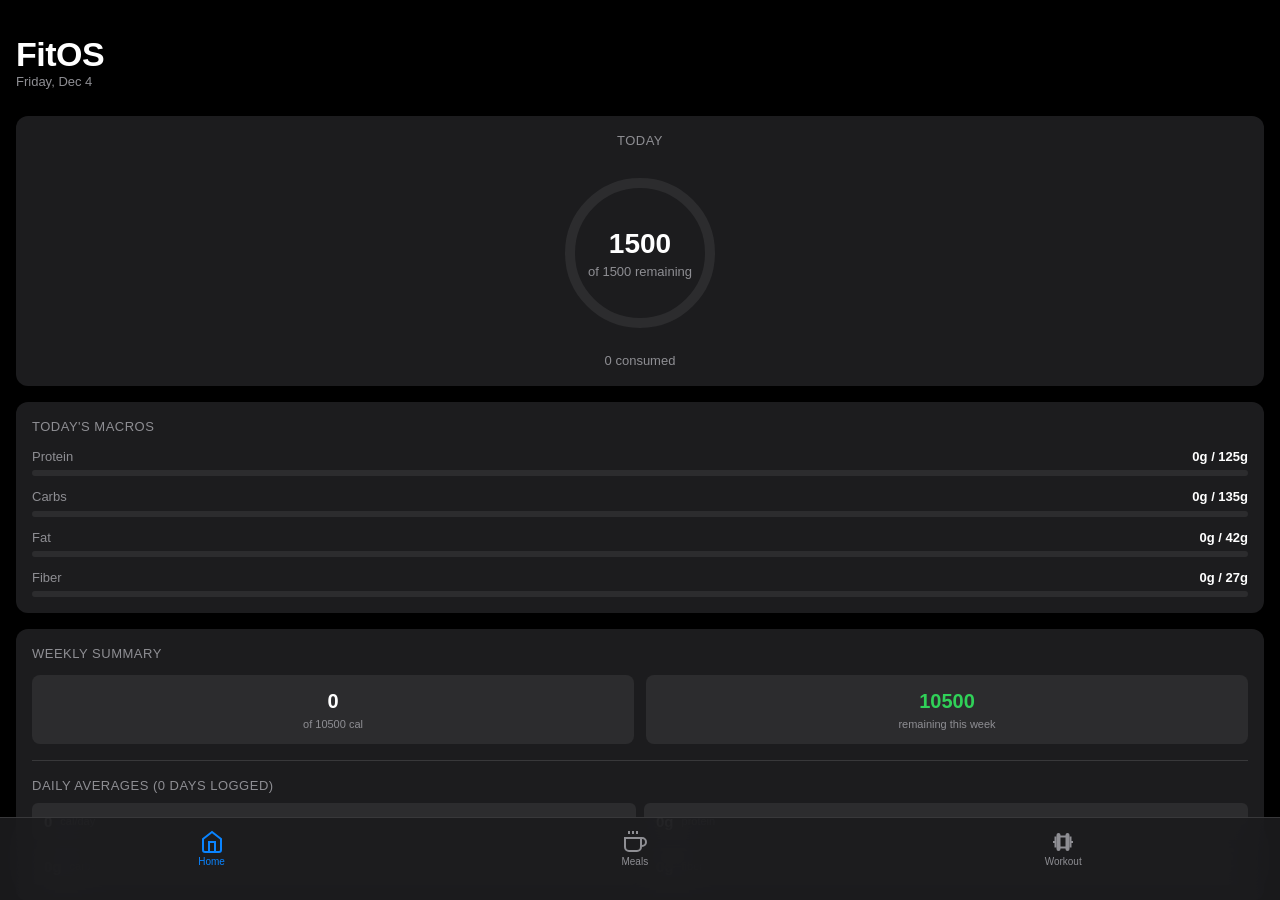
<file: index.html>
<!DOCTYPE html>
<html lang="en">
<head>
  <meta charset="UTF-8">
  <meta name="viewport" content="width=device-width, initial-scale=1.0, viewport-fit=cover, user-scalable=no">
  <meta name="apple-mobile-web-app-capable" content="yes">
  <meta name="apple-mobile-web-app-status-bar-style" content="black-translucent">
  <meta name="theme-color" content="#000000">
  <title>FitOS</title>
  <link rel="manifest" href="manifest.json">
  <link rel="apple-touch-icon" href="icons/icon-192.png">
  <link rel="stylesheet" href="css/design-system.css">
  <link rel="stylesheet" href="css/components.css">
  <link rel="stylesheet" href="css/pages.css">
</head>
<body>
  <div id="app">
    <div class="status-bar-spacer"></div>
    <main id="page-container"></main>

    <!-- Bottom Navigation - 3 Tabs -->
    <nav id="bottom-nav" class="bottom-nav">
      <button class="nav-item active" data-page="home">
        <svg class="nav-icon" viewBox="0 0 24 24" fill="none" stroke="currentColor" stroke-width="2">
          <path d="M3 9l9-7 9 7v11a2 2 0 0 1-2 2H5a2 2 0 0 1-2-2z"/>
          <polyline points="9 22 9 12 15 12 15 22"/>
        </svg>
        <span>Home</span>
      </button>
      <button class="nav-item" data-page="meals">
        <svg class="nav-icon" viewBox="0 0 24 24" fill="none" stroke="currentColor" stroke-width="2">
          <path d="M18 8h1a4 4 0 0 1 0 8h-1"/>
          <path d="M2 8h16v9a4 4 0 0 1-4 4H6a4 4 0 0 1-4-4V8z"/>
          <line x1="6" y1="1" x2="6" y2="4"/>
          <line x1="10" y1="1" x2="10" y2="4"/>
          <line x1="14" y1="1" x2="14" y2="4"/>
        </svg>
        <span>Meals</span>
      </button>
      <button class="nav-item" data-page="workout">
        <svg class="nav-icon" viewBox="0 0 24 24" fill="none" stroke="currentColor" stroke-width="2">
          <path d="M6.5 6.5h11M6.5 17.5h11M2 12h2m16 0h2M4.5 6.5v11M19.5 6.5v11"/>
          <rect x="6.5" y="4" width="2" height="16" rx="1"/>
          <rect x="15.5" y="4" width="2" height="16" rx="1"/>
        </svg>
        <span>Workout</span>
      </button>
    </nav>
  </div>

  <div id="modal-container"></div>
  <div id="toast-container"></div>

  <script type="module" src="js/app.js"></script>
</body>
</html>
</file>
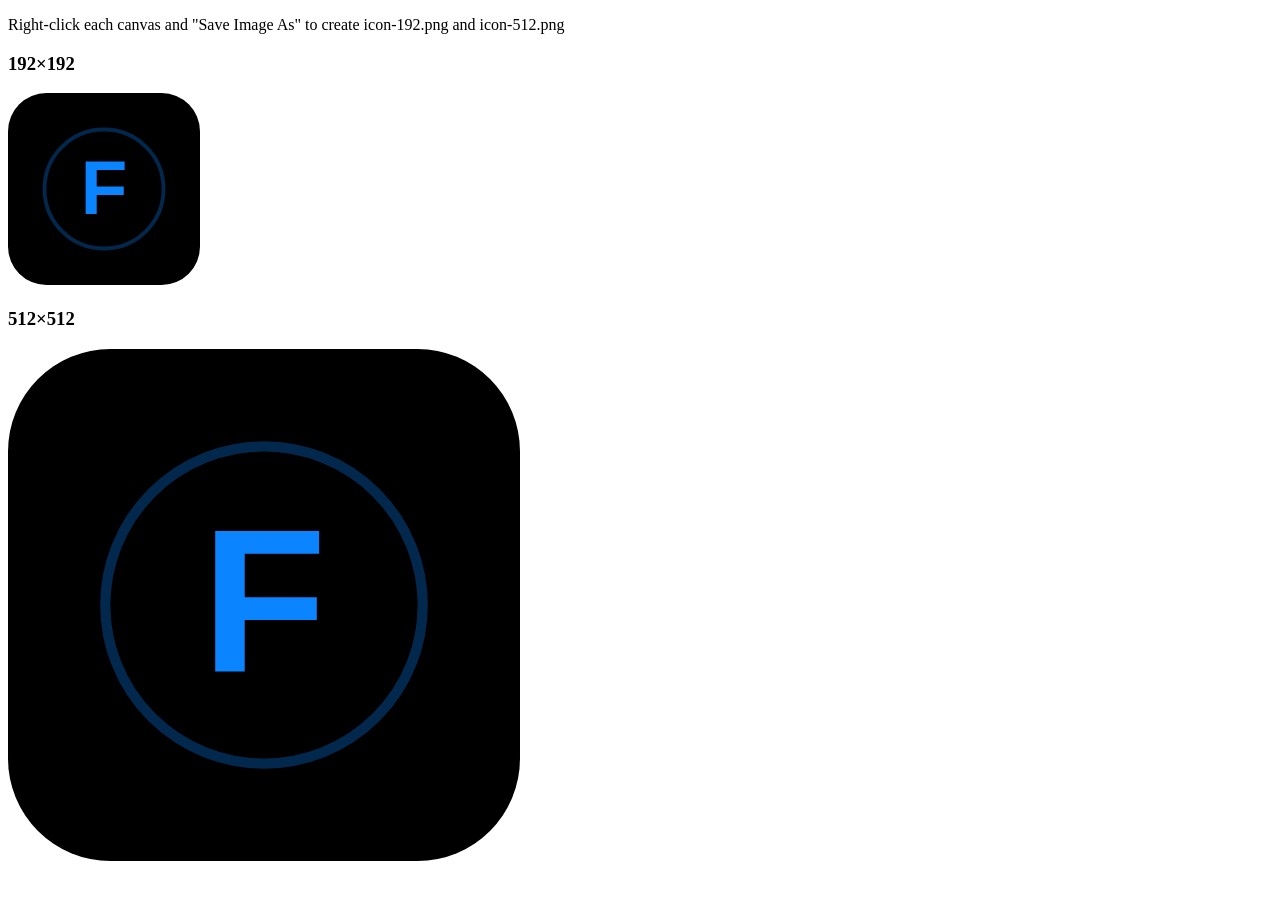
<file: icons/generate-icons.html>
<!DOCTYPE html>
<html>
<head><title>Generate Icons</title></head>
<body>
<p>Right-click each canvas and "Save Image As" to create icon-192.png and icon-512.png</p>
<h3>192×192</h3>
<canvas id="c192" width="192" height="192"></canvas>
<h3>512×512</h3>
<canvas id="c512" width="512" height="512"></canvas>
<script>
function drawIcon(canvas) {
  const ctx = canvas.getContext('2d');
  const s = canvas.width;
  const r = s * 0.2;
  
  // Background
  ctx.fillStyle = '#000';
  ctx.beginPath();
  ctx.roundRect(0, 0, s, s, r);
  ctx.fill();
  
  // Circle
  ctx.strokeStyle = 'rgba(10, 132, 255, 0.3)';
  ctx.lineWidth = s * 0.02;
  ctx.beginPath();
  ctx.arc(s/2, s/2, s * 0.31, 0, Math.PI * 2);
  ctx.stroke();
  
  // Letter
  ctx.fillStyle = '#0A84FF';
  ctx.font = `bold ${s * 0.4}px -apple-system, sans-serif`;
  ctx.textAlign = 'center';
  ctx.textBaseline = 'middle';
  ctx.fillText('F', s/2, s/2 + s*0.02);
}
drawIcon(document.getElementById('c192'));
drawIcon(document.getElementById('c512'));
</script>
</body>
</html>
</file>
<file: css/design-system.css>
/* ============================================
   FitOS Design System
   Apple HIG-inspired, Dark Mode First
   ============================================ */

:root {
  /* Accent Color */
  --accent: #0A84FF;
  --accent-dim: rgba(10, 132, 255, 0.15);
  --accent-hover: #409CFF;

  /* Dark Mode Colors (Default) */
  --bg-primary: #000000;
  --bg-secondary: #1C1C1E;
  --bg-tertiary: #2C2C2E;
  --bg-elevated: #1C1C1E;
  --bg-card: #1C1C1E;

  --text-primary: #FFFFFF;
  --text-secondary: #8E8E93;
  --text-tertiary: #48484A;
  --text-inverse: #000000;

  --border: #38383A;
  --separator: #38383A;

  --success: #30D158;
  --warning: #FFD60A;
  --danger: #FF453A;
  --info: #64D2FF;

  /* Spacing Scale */
  --space-xs: 4px;
  --space-sm: 8px;
  --space-md: 12px;
  --space-lg: 16px;
  --space-xl: 20px;
  --space-2xl: 24px;
  --space-3xl: 32px;
  --space-4xl: 40px;

  /* Typography */
  --font: -apple-system, BlinkMacSystemFont, 'SF Pro Display', 'Segoe UI', Roboto, sans-serif;
  --font-mono: 'SF Mono', 'Menlo', 'Monaco', monospace;

  --text-xs: 11px;
  --text-sm: 13px;
  --text-base: 15px;
  --text-lg: 17px;
  --text-xl: 20px;
  --text-2xl: 24px;
  --text-3xl: 28px;
  --text-4xl: 34px;

  --weight-regular: 400;
  --weight-medium: 500;
  --weight-semibold: 600;
  --weight-bold: 700;

  /* Border Radius */
  --radius-sm: 8px;
  --radius-md: 12px;
  --radius-lg: 16px;
  --radius-xl: 20px;
  --radius-full: 9999px;

  /* Shadows */
  --shadow-sm: 0 1px 3px rgba(0, 0, 0, 0.3);
  --shadow-md: 0 4px 12px rgba(0, 0, 0, 0.4);
  --shadow-lg: 0 8px 24px rgba(0, 0, 0, 0.5);

  /* Transitions */
  --transition-fast: 150ms ease;
  --transition-base: 250ms ease;
  --transition-slow: 350ms ease;

  /* Layout */
  --nav-height: 83px;
  --status-bar: env(safe-area-inset-top, 44px);
  --bottom-safe: env(safe-area-inset-bottom, 34px);
  --page-padding: 16px;
}

/* Light Mode Override */
[data-theme="light"] {
  --bg-primary: #F2F2F7;
  --bg-secondary: #FFFFFF;
  --bg-tertiary: #E5E5EA;
  --bg-elevated: #FFFFFF;
  --bg-card: #FFFFFF;

  --text-primary: #000000;
  --text-secondary: #6C6C70;
  --text-tertiary: #AEAEB2;
  --text-inverse: #FFFFFF;

  --border: #D1D1D6;
  --separator: #C6C6C8;

  --shadow-sm: 0 1px 3px rgba(0, 0, 0, 0.08);
  --shadow-md: 0 4px 12px rgba(0, 0, 0, 0.1);
  --shadow-lg: 0 8px 24px rgba(0, 0, 0, 0.15);
}

/* ============================================
   Reset & Base
   ============================================ */

*, *::before, *::after {
  box-sizing: border-box;
  margin: 0;
  padding: 0;
}

html {
  font-size: 16px;
  -webkit-text-size-adjust: 100%;
  -webkit-tap-highlight-color: transparent;
}

body {
  font-family: var(--font);
  font-size: var(--text-base);
  color: var(--text-primary);
  background: var(--bg-primary);
  line-height: 1.4;
  overflow: hidden;
  position: fixed;
  width: 100%;
  height: 100%;
  -webkit-font-smoothing: antialiased;
  -moz-osx-font-smoothing: grayscale;
}

#app {
  display: flex;
  flex-direction: column;
  height: 100%;
  width: 100%;
  overflow: hidden;
}

.status-bar-spacer {
  height: var(--status-bar);
  min-height: 20px;
  flex-shrink: 0;
}

#page-container {
  flex: 1;
  overflow-y: auto;
  overflow-x: hidden;
  -webkit-overflow-scrolling: touch;
  padding-bottom: var(--nav-height);
}

/* Scrollbar */
#page-container::-webkit-scrollbar {
  display: none;
}

/* ============================================
   Typography Utilities
   ============================================ */

.title-large {
  font-size: var(--text-4xl);
  font-weight: var(--weight-bold);
  letter-spacing: -0.5px;
  line-height: 1.1;
}

.title {
  font-size: var(--text-2xl);
  font-weight: var(--weight-bold);
  letter-spacing: -0.3px;
}

.headline {
  font-size: var(--text-lg);
  font-weight: var(--weight-semibold);
}

.subheadline {
  font-size: var(--text-sm);
  font-weight: var(--weight-medium);
  color: var(--text-secondary);
  text-transform: uppercase;
  letter-spacing: 0.5px;
}

.body {
  font-size: var(--text-base);
  font-weight: var(--weight-regular);
}

.caption {
  font-size: var(--text-sm);
  color: var(--text-secondary);
}

.mono {
  font-family: var(--font-mono);
}

/* ============================================
   Layout Utilities
   ============================================ */

.page {
  padding: var(--page-padding);
  padding-top: var(--space-lg);
  min-height: 100%;
}

.page-header {
  margin-bottom: var(--space-2xl);
}

.section {
  margin-bottom: var(--space-2xl);
}

.section-header {
  display: flex;
  justify-content: space-between;
  align-items: center;
  margin-bottom: var(--space-md);
}

.grid-2 {
  display: grid;
  grid-template-columns: 1fr 1fr;
  gap: var(--space-md);
}

.grid-3 {
  display: grid;
  grid-template-columns: 1fr 1fr 1fr;
  gap: var(--space-md);
}

.flex-row {
  display: flex;
  align-items: center;
  gap: var(--space-md);
}

.flex-col {
  display: flex;
  flex-direction: column;
  gap: var(--space-md);
}

.flex-between {
  display: flex;
  justify-content: space-between;
  align-items: center;
}

.gap-sm { gap: var(--space-sm); }
.gap-md { gap: var(--space-md); }
.gap-lg { gap: var(--space-lg); }

/* ============================================
   Animation
   ============================================ */

@keyframes fadeIn {
  from { opacity: 0; }
  to { opacity: 1; }
}

@keyframes slideUp {
  from { transform: translateY(20px); opacity: 0; }
  to { transform: translateY(0); opacity: 1; }
}

@keyframes slideDown {
  from { transform: translateY(-20px); opacity: 0; }
  to { transform: translateY(0); opacity: 1; }
}

@keyframes scaleIn {
  from { transform: scale(0.95); opacity: 0; }
  to { transform: scale(1); opacity: 1; }
}

.animate-fade { animation: fadeIn var(--transition-base) forwards; }
.animate-slide-up { animation: slideUp var(--transition-base) forwards; }
.animate-scale { animation: scaleIn var(--transition-fast) forwards; }
</file>
<file: css/components.css>
/* ============================================
   Component Styles
   ============================================ */

/* Bottom Navigation */
.bottom-nav {
  position: fixed;
  bottom: 0;
  left: 0;
  right: 0;
  display: flex;
  justify-content: space-around;
  align-items: flex-start;
  padding: 8px 0 var(--bottom-safe);
  background: rgba(28, 28, 30, 0.92);
  backdrop-filter: blur(20px);
  -webkit-backdrop-filter: blur(20px);
  border-top: 0.5px solid var(--border);
  z-index: 100;
  height: var(--nav-height);
}

[data-theme="light"] .bottom-nav {
  background: rgba(255, 255, 255, 0.92);
}

.nav-item {
  display: flex;
  flex-direction: column;
  align-items: center;
  gap: 2px;
  padding: 4px 12px;
  background: none;
  border: none;
  color: var(--text-secondary);
  font-size: 10px;
  font-weight: var(--weight-medium);
  cursor: pointer;
  transition: color var(--transition-fast);
  -webkit-tap-highlight-color: transparent;
}

.nav-item.active {
  color: var(--accent);
}

.nav-icon {
  width: 24px;
  height: 24px;
}

/* Cards */
.card {
  background: var(--bg-card);
  border-radius: var(--radius-md);
  padding: var(--space-lg);
  transition: transform var(--transition-fast);
}

.card:active {
  transform: scale(0.98);
}

.card-sm {
  padding: var(--space-md);
  border-radius: var(--radius-sm);
}

/* Stat Card */
.stat-card {
  background: var(--bg-card);
  border-radius: var(--radius-md);
  padding: var(--space-lg);
  display: flex;
  flex-direction: column;
  gap: var(--space-xs);
}

.stat-card .stat-value {
  font-size: var(--text-2xl);
  font-weight: var(--weight-bold);
  color: var(--text-primary);
}

.stat-card .stat-label {
  font-size: var(--text-sm);
  color: var(--text-secondary);
}

.stat-card .stat-sub {
  font-size: var(--text-xs);
  color: var(--text-tertiary);
}

/* Progress Ring */
.progress-ring {
  position: relative;
  display: inline-flex;
  align-items: center;
  justify-content: center;
}

.progress-ring svg {
  transform: rotate(-90deg);
}

.progress-ring .ring-bg {
  stroke: var(--bg-tertiary);
}

.progress-ring .ring-fill {
  stroke: var(--accent);
  stroke-linecap: round;
  transition: stroke-dashoffset var(--transition-slow);
}

.progress-ring .ring-text {
  position: absolute;
  font-size: var(--text-sm);
  font-weight: var(--weight-semibold);
}

/* Progress Bar */
.progress-bar {
  height: 6px;
  background: var(--bg-tertiary);
  border-radius: var(--radius-full);
  overflow: hidden;
}

.progress-bar .fill {
  height: 100%;
  border-radius: var(--radius-full);
  background: var(--accent);
  transition: width var(--transition-slow);
}

.progress-bar.success .fill { background: var(--success); }
.progress-bar.warning .fill { background: var(--warning); }
.progress-bar.danger .fill { background: var(--danger); }

/* Buttons */
.btn {
  display: inline-flex;
  align-items: center;
  justify-content: center;
  gap: var(--space-sm);
  padding: 12px 20px;
  border-radius: var(--radius-sm);
  font-size: var(--text-base);
  font-weight: var(--weight-semibold);
  border: none;
  cursor: pointer;
  transition: all var(--transition-fast);
  -webkit-tap-highlight-color: transparent;
}

.btn:active {
  transform: scale(0.96);
}

.btn-primary {
  background: var(--accent);
  color: #FFFFFF;
}

.btn-secondary {
  background: var(--bg-tertiary);
  color: var(--text-primary);
}

.btn-ghost {
  background: transparent;
  color: var(--accent);
}

.btn-danger {
  background: var(--danger);
  color: #FFFFFF;
}

.btn-sm {
  padding: 8px 14px;
  font-size: var(--text-sm);
  border-radius: 6px;
}

.btn-full {
  width: 100%;
}

.btn-icon {
  width: 40px;
  height: 40px;
  padding: 0;
  border-radius: var(--radius-full);
}

/* FAB (Floating Action Button) */
.fab {
  position: fixed;
  bottom: calc(var(--nav-height) + 16px);
  right: 16px;
  width: 56px;
  height: 56px;
  border-radius: var(--radius-full);
  background: var(--accent);
  color: #FFFFFF;
  border: none;
  display: flex;
  align-items: center;
  justify-content: center;
  box-shadow: var(--shadow-lg);
  cursor: pointer;
  z-index: 50;
  transition: transform var(--transition-fast);
}

.fab:active {
  transform: scale(0.9);
}

.fab svg {
  width: 24px;
  height: 24px;
}

/* Input Fields */
.input-group {
  display: flex;
  flex-direction: column;
  gap: var(--space-sm);
}

.input-label {
  font-size: var(--text-sm);
  font-weight: var(--weight-medium);
  color: var(--text-secondary);
}

.input {
  width: 100%;
  padding: 12px 16px;
  background: var(--bg-tertiary);
  border: 1px solid transparent;
  border-radius: var(--radius-sm);
  font-size: var(--text-base);
  color: var(--text-primary);
  font-family: var(--font);
  transition: border-color var(--transition-fast);
}

.input:focus {
  outline: none;
  border-color: var(--accent);
}

.input::placeholder {
  color: var(--text-tertiary);
}

select.input {
  appearance: none;
  background-image: url("data:image/svg+xml,%3Csvg xmlns='http://www.w3.org/2000/svg' width='12' height='12' viewBox='0 0 12 12'%3E%3Cpath fill='%238E8E93' d='M6 8L1 3h10z'/%3E%3C/svg%3E");
  background-repeat: no-repeat;
  background-position: right 12px center;
  padding-right: 36px;
}

/* Toggle */
.toggle {
  position: relative;
  width: 51px;
  height: 31px;
  background: var(--bg-tertiary);
  border-radius: 16px;
  border: none;
  cursor: pointer;
  transition: background var(--transition-fast);
}

.toggle.active {
  background: var(--accent);
}

.toggle::after {
  content: '';
  position: absolute;
  top: 2px;
  left: 2px;
  width: 27px;
  height: 27px;
  background: #FFFFFF;
  border-radius: 50%;
  transition: transform var(--transition-fast);
  box-shadow: 0 1px 3px rgba(0,0,0,0.3);
}

.toggle.active::after {
  transform: translateX(20px);
}

/* List Items */
.list-item {
  display: flex;
  align-items: center;
  gap: var(--space-md);
  padding: var(--space-md) 0;
  border-bottom: 0.5px solid var(--separator);
}

.list-item:last-child {
  border-bottom: none;
}

.list-item-content {
  flex: 1;
  min-width: 0;
}

.list-item-title {
  font-size: var(--text-base);
  font-weight: var(--weight-medium);
  white-space: nowrap;
  overflow: hidden;
  text-overflow: ellipsis;
}

.list-item-subtitle {
  font-size: var(--text-sm);
  color: var(--text-secondary);
}

/* Modal */
.modal-overlay {
  position: fixed;
  inset: 0;
  background: rgba(0, 0, 0, 0.6);
  backdrop-filter: blur(4px);
  display: flex;
  align-items: flex-end;
  justify-content: center;
  z-index: 200;
  animation: fadeIn var(--transition-fast) forwards;
}

.modal {
  width: 100%;
  max-width: 500px;
  max-height: 90vh;
  background: var(--bg-secondary);
  border-radius: var(--radius-xl) var(--radius-xl) 0 0;
  padding: var(--space-2xl);
  padding-bottom: calc(var(--space-2xl) + var(--bottom-safe));
  overflow-y: auto;
  animation: slideUp var(--transition-base) forwards;
}

.modal-header {
  display: flex;
  justify-content: space-between;
  align-items: center;
  margin-bottom: var(--space-xl);
}

.modal-title {
  font-size: var(--text-xl);
  font-weight: var(--weight-bold);
}

.modal-close {
  width: 30px;
  height: 30px;
  border-radius: 50%;
  background: var(--bg-tertiary);
  border: none;
  color: var(--text-secondary);
  display: flex;
  align-items: center;
  justify-content: center;
  cursor: pointer;
}

/* Toast */
#toast-container {
  position: fixed;
  top: calc(var(--status-bar) + 10px);
  left: 50%;
  transform: translateX(-50%);
  z-index: 300;
  display: flex;
  flex-direction: column;
  gap: var(--space-sm);
  pointer-events: none;
}

.toast {
  background: var(--bg-elevated);
  color: var(--text-primary);
  padding: 12px 20px;
  border-radius: var(--radius-sm);
  font-size: var(--text-sm);
  font-weight: var(--weight-medium);
  box-shadow: var(--shadow-lg);
  animation: slideDown var(--transition-base) forwards;
  pointer-events: auto;
}

.toast.success { border-left: 3px solid var(--success); }
.toast.error { border-left: 3px solid var(--danger); }
.toast.warning { border-left: 3px solid var(--warning); }

/* Chip / Tag */
.chip {
  display: inline-flex;
  align-items: center;
  gap: var(--space-xs);
  padding: 6px 12px;
  background: var(--bg-tertiary);
  border-radius: var(--radius-full);
  font-size: var(--text-sm);
  font-weight: var(--weight-medium);
  color: var(--text-primary);
  border: none;
  cursor: pointer;
}

.chip.active {
  background: var(--accent-dim);
  color: var(--accent);
}

/* Empty State */
.empty-state {
  display: flex;
  flex-direction: column;
  align-items: center;
  justify-content: center;
  padding: var(--space-4xl);
  text-align: center;
  gap: var(--space-md);
}

.empty-state svg {
  width: 48px;
  height: 48px;
  color: var(--text-tertiary);
  margin-bottom: var(--space-md);
}

.empty-state .empty-title {
  font-size: var(--text-lg);
  font-weight: var(--weight-semibold);
  color: var(--text-secondary);
}

.empty-state .empty-subtitle {
  font-size: var(--text-sm);
  color: var(--text-tertiary);
}

/* Macro Bar */
.macro-bar {
  display: flex;
  gap: var(--space-sm);
  align-items: center;
}

.macro-item {
  flex: 1;
  display: flex;
  flex-direction: column;
  align-items: center;
  gap: 2px;
}

.macro-item .macro-value {
  font-size: var(--text-base);
  font-weight: var(--weight-semibold);
}

.macro-item .macro-label {
  font-size: var(--text-xs);
  color: var(--text-secondary);
}

/* Segmented Control */
.segmented {
  display: flex;
  background: var(--bg-tertiary);
  border-radius: var(--radius-sm);
  padding: 3px;
}

.segmented-btn {
  flex: 1;
  padding: 8px 12px;
  border: none;
  background: none;
  border-radius: 6px;
  font-size: var(--text-sm);
  font-weight: var(--weight-medium);
  color: var(--text-secondary);
  cursor: pointer;
  transition: all var(--transition-fast);
}

.segmented-btn.active {
  background: var(--bg-elevated);
  color: var(--text-primary);
  box-shadow: var(--shadow-sm);
}

/* Badge */
.badge {
  display: inline-flex;
  align-items: center;
  justify-content: center;
  min-width: 20px;
  height: 20px;
  padding: 0 6px;
  border-radius: var(--radius-full);
  font-size: var(--text-xs);
  font-weight: var(--weight-bold);
  background: var(--accent);
  color: #FFFFFF;
}

/* Divider */
.divider {
  height: 0.5px;
  background: var(--separator);
  margin: var(--space-lg) 0;
}
</file>
<file: css/pages.css>
/* ============================================
   Page-Specific Styles - 3 Tab Layout
   ============================================ */

/* ---- HOME ---- */
.macro-grid {
  display: flex;
  flex-direction: column;
  gap: var(--space-md);
}

.macro-row {
  display: flex;
  flex-direction: column;
  gap: 4px;
}

.macro-row-header {
  display: flex;
  justify-content: space-between;
  align-items: center;
}

.macro-row-label {
  font-size: var(--text-sm);
  font-weight: var(--weight-medium);
  color: var(--text-secondary);
}

.macro-row-values {
  font-size: var(--text-sm);
  font-weight: var(--weight-semibold);
}

.stat-mini {
  text-align: center;
  padding: var(--space-md);
  background: var(--bg-tertiary);
  border-radius: var(--radius-sm);
}

.stat-mini-value {
  font-size: var(--text-xl);
  font-weight: var(--weight-bold);
}

.stat-mini-label {
  font-size: var(--text-xs);
  color: var(--text-secondary);
  margin-top: 2px;
}

.avg-item {
  display: flex;
  align-items: center;
  gap: var(--space-sm);
  padding: var(--space-sm) var(--space-md);
  background: var(--bg-tertiary);
  border-radius: 6px;
}

.avg-val {
  font-weight: var(--weight-semibold);
  font-size: var(--text-base);
}

.avg-label {
  font-size: var(--text-xs);
  color: var(--text-secondary);
}

.streak-card {
  background: linear-gradient(135deg, rgba(255, 149, 0, 0.1), transparent);
}

.calorie-ring-container {
  display: flex;
  align-items: center;
  justify-content: center;
  position: relative;
  padding: var(--space-lg) 0;
}

/* ---- MEALS ---- */
.date-selector {
  display: flex;
  align-items: center;
  justify-content: center;
  gap: var(--space-md);
  margin-bottom: var(--space-xl);
}

.date-nav {
  width: 36px;
  height: 36px;
  border-radius: 50%;
  background: var(--bg-tertiary);
  border: none;
  color: var(--text-primary);
  display: flex;
  align-items: center;
  justify-content: center;
  cursor: pointer;
}

.date-display {
  position: relative;
  padding: 8px 20px;
  background: var(--bg-tertiary);
  border: none;
  border-radius: var(--radius-full);
  color: var(--text-primary);
  font-size: var(--text-base);
  font-weight: var(--weight-medium);
  cursor: pointer;
  font-family: var(--font);
}

.day-summary {
  margin-bottom: var(--space-md);
}

.macro-bar-compact {
  display: flex;
  justify-content: space-between;
  margin-top: var(--space-md);
  font-size: var(--text-xs);
  font-weight: var(--weight-semibold);
}

.week-avg-card {
  margin-bottom: var(--space-lg);
  background: linear-gradient(135deg, rgba(10, 132, 255, 0.08), transparent);
}

.cheat-card {
  background: var(--bg-card);
}

/* Preloaded Meals */
.preloaded-meals {
  display: flex;
  flex-direction: column;
  gap: var(--space-sm);
}

.preloaded-meal {
  display: flex;
  align-items: center;
  justify-content: space-between;
  padding: var(--space-md);
  background: var(--bg-card);
  border-radius: var(--radius-sm);
  border: 1px solid var(--border);
}

.preloaded-meal.added {
  border-color: var(--success);
  opacity: 0.7;
}

.preloaded-meal-info {
  flex: 1;
  min-width: 0;
}

.preloaded-meal-slot {
  font-size: var(--text-xs);
  color: var(--text-tertiary);
  margin-bottom: 2px;
}

.preloaded-meal-name {
  font-size: var(--text-sm);
  font-weight: var(--weight-semibold);
}

.preloaded-meal-macros {
  font-size: var(--text-xs);
  color: var(--text-secondary);
  margin-top: 2px;
}

.preloaded-check {
  color: var(--success);
  font-size: var(--text-lg);
  font-weight: var(--weight-bold);
}

.meal-slot-card {
  background: var(--bg-card);
  border-radius: var(--radius-md);
  padding: var(--space-lg);
  margin-bottom: var(--space-md);
}

.meal-slot-header {
  display: flex;
  justify-content: space-between;
  align-items: center;
  margin-bottom: var(--space-sm);
}

.meal-slot-title {
  font-size: var(--text-base);
  font-weight: var(--weight-semibold);
}

.meal-slot-cal {
  font-size: var(--text-sm);
  color: var(--text-secondary);
  font-weight: var(--weight-medium);
}

.food-item {
  display: flex;
  justify-content: space-between;
  align-items: center;
  padding: var(--space-sm) 0;
  border-bottom: 0.5px solid var(--separator);
}

.food-item:last-of-type {
  border-bottom: none;
}

.food-name {
  font-size: var(--text-sm);
  font-weight: var(--weight-medium);
}

.food-macros {
  font-size: var(--text-xs);
  color: var(--text-secondary);
  margin-top: 2px;
}

.food-cal {
  font-size: var(--text-sm);
  font-weight: var(--weight-semibold);
  color: var(--text-secondary);
}

.delete-food {
  width: 24px;
  height: 24px;
  border: none;
  background: none;
  color: var(--text-tertiary);
  font-size: 18px;
  cursor: pointer;
  display: flex;
  align-items: center;
  justify-content: center;
  border-radius: 50%;
}

.delete-food:active {
  background: var(--bg-tertiary);
  color: var(--danger);
}

.add-meal-btn {
  display: block;
  width: 100%;
  padding: 10px;
  margin-top: var(--space-sm);
  background: none;
  border: 1.5px dashed var(--border);
  border-radius: var(--radius-sm);
  color: var(--accent);
  font-size: var(--text-sm);
  font-weight: var(--weight-medium);
  cursor: pointer;
  font-family: var(--font);
  transition: all var(--transition-fast);
}

.add-meal-btn:active {
  background: var(--accent-dim);
  border-color: var(--accent);
}

/* Preset meal buttons in modal */
.preset-list {
  display: flex;
  flex-direction: column;
  gap: var(--space-sm);
}

.preset-meal-btn {
  width: 100%;
  text-align: left;
  padding: var(--space-md);
  background: var(--bg-tertiary);
  border: 1px solid transparent;
  border-radius: var(--radius-sm);
  cursor: pointer;
  transition: all var(--transition-fast);
  font-family: var(--font);
}

.preset-meal-btn:active {
  border-color: var(--accent);
  background: var(--accent-dim);
}

.preset-name {
  font-size: var(--text-sm);
  font-weight: var(--weight-semibold);
  color: var(--text-primary);
}

.preset-macros {
  font-size: var(--text-xs);
  color: var(--text-secondary);
  margin-top: 2px;
}

/* ---- WORKOUT ---- */
.day-selector {
  display: grid;
  grid-template-columns: repeat(6, 1fr);
  gap: var(--space-sm);
  margin-bottom: var(--space-xl);
}

.day-btn {
  display: flex;
  flex-direction: column;
  align-items: center;
  justify-content: center;
  padding: 12px 4px;
  background: var(--bg-card);
  border: 2px solid transparent;
  border-radius: var(--radius-md);
  cursor: pointer;
  transition: all var(--transition-fast);
  font-family: var(--font);
}

.day-btn.today:not(.active) {
  border-color: var(--accent);
}

.day-btn.active {
  transform: scale(1.05);
}

.day-btn-label {
  font-size: var(--text-xs);
  font-weight: var(--weight-bold);
  letter-spacing: 0.5px;
  color: inherit;
}

.workout-detail {
  animation: slideUp var(--transition-base) forwards;
}

.workout-title-card {
  background: var(--bg-card);
  border-radius: var(--radius-md);
  padding: var(--space-lg);
  margin-bottom: var(--space-lg);
}

.workout-section {
  margin-bottom: var(--space-xl);
}

.workout-section-title {
  font-size: var(--text-base);
  font-weight: var(--weight-semibold);
  margin-bottom: var(--space-md);
}

.warmup-list {
  list-style: none;
  padding: 0;
}

.warmup-list li {
  padding: 6px 0;
  padding-left: var(--space-lg);
  position: relative;
  font-size: var(--text-sm);
  color: var(--text-secondary);
}

.warmup-list li::before {
  content: '•';
  position: absolute;
  left: 0;
  color: var(--accent);
}

.exercise-row {
  display: flex;
  gap: var(--space-md);
  padding: var(--space-md);
  background: var(--bg-card);
  border-radius: var(--radius-sm);
  margin-bottom: var(--space-sm);
  align-items: flex-start;
}

.exercise-num {
  width: 24px;
  height: 24px;
  border-radius: 50%;
  background: var(--bg-tertiary);
  display: flex;
  align-items: center;
  justify-content: center;
  font-size: var(--text-xs);
  font-weight: var(--weight-bold);
  color: var(--text-secondary);
  flex-shrink: 0;
  margin-top: 2px;
}

.exercise-info {
  flex: 1;
  min-width: 0;
}

.exercise-name-row {
  display: flex;
  align-items: center;
  gap: var(--space-sm);
  flex-wrap: wrap;
}

.exercise-name {
  font-size: var(--text-sm);
  font-weight: var(--weight-semibold);
}

.exercise-badge {
  font-size: 9px;
  padding: 2px 6px;
  border-radius: var(--radius-full);
  background: var(--bg-tertiary);
  color: var(--text-secondary);
  font-weight: var(--weight-medium);
  text-transform: uppercase;
  letter-spacing: 0.3px;
}

.exercise-detail {
  font-size: var(--text-sm);
  color: var(--accent);
  font-weight: var(--weight-medium);
  margin-top: 2px;
}

.exercise-muscles {
  font-size: var(--text-xs);
  color: var(--accent);
  margin-top: 2px;
  opacity: 0.8;
}

.exercise-note {
  font-size: var(--text-xs);
  color: var(--text-tertiary);
  margin-top: 2px;
  font-style: italic;
}

/* Exercise Images */
.exercise-row.has-image {
  cursor: pointer;
}

.exercise-img-container {
  margin-top: var(--space-sm);
  border-radius: var(--radius-sm);
  overflow: hidden;
  max-height: 0;
  opacity: 0;
  transition: max-height 0.3s ease, opacity 0.2s ease, margin 0.2s ease;
}

.exercise-img-container.expanded {
  max-height: 300px;
  opacity: 1;
  margin-top: var(--space-md);
}

.exercise-img-container.no-image .exercise-img {
  display: none;
}

.exercise-img-container.no-image .img-placeholder {
  display: flex;
}

.exercise-img-container.no-image {
  max-height: none;
  opacity: 1;
}

.exercise-img {
  width: 100%;
  height: auto;
  max-height: 280px;
  object-fit: cover;
  border-radius: var(--radius-sm);
  background: var(--bg-tertiary);
}

.img-placeholder {
  display: none;
  align-items: center;
  justify-content: center;
  padding: var(--space-lg);
  background: var(--bg-tertiary);
  border-radius: var(--radius-sm);
  color: var(--text-tertiary);
  font-size: var(--text-sm);
}

/* Tap hint on exercise rows */
.exercise-row.has-image::after {
  content: '▾';
  position: absolute;
  top: var(--space-md);
  right: var(--space-md);
  color: var(--text-tertiary);
  font-size: var(--text-xs);
  transition: transform 0.2s ease;
}

.exercise-row {
  position: relative;
}

.exercise-row.has-image .exercise-img-container.expanded ~ .exercise-row::after {
  transform: rotate(180deg);
}
</file>
